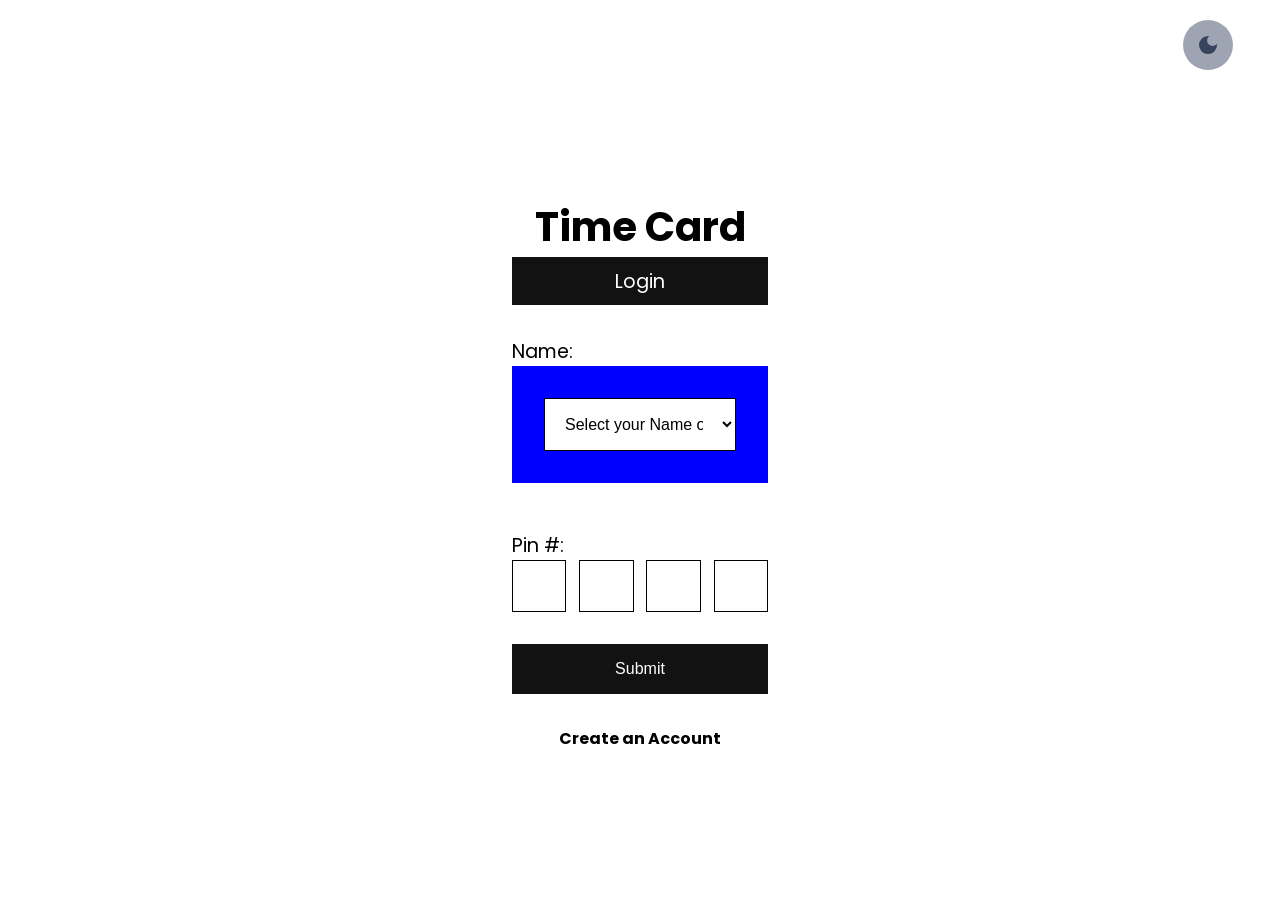
<file: index.html>
<!DOCTYPE html>
<html lang="en">
<head>
    <meta charset="UTF-8">
    <meta name="viewport" content="width=device-width, initial-scale=1.0">
    <title>Time Card</title>

    <link rel="stylesheet" href="./login.css">
</head>
<body>

     <!-- FONTS -->
     <link rel="preconnect" href="https://fonts.googleapis.com">
     <link rel="preconnect" href="https://fonts.gstatic.com" crossorigin>
     <link href="https://fonts.googleapis.com/css2?family=Poppins:ital,wght@0,100;0,200;0,300;0,400;0,500;0,600;0,700;0,800;0,900;1,100;1,200;1,300;1,400;1,500;1,600;1,700;1,800;1,900&display=swap" rel="stylesheet">


    <!-- Navbar -->
    <nav id="main_nav">
        <button id="theme_switch">
            <!-- Nite Icon -->
            <svg xmlns="http://www.w3.org/2000/svg" height="24px" viewBox="0 -960 960 960" width="24px" fill="#e8eaed"><path d="M480-120q-150 0-255-105T120-480q0-150 105-255t255-105q14 0 27.5 1t26.5 3q-41 29-65.5 75.5T444-660q0 90 63 153t153 63q55 0 101-24.5t75-65.5q2 13 3 26.5t1 27.5q0 150-105 255T480-120Z"/></svg>
            <!-- Day Icon -->
            <svg xmlns="http://www.w3.org/2000/svg" height="24px" viewBox="0 -960 960 960" width="24px" fill="#e8eaed"><path d="M480-280q-83 0-141.5-58.5T280-480q0-83 58.5-141.5T480-680q83 0 141.5 58.5T680-480q0 83-58.5 141.5T480-280ZM200-440H40v-80h160v80Zm720 0H760v-80h160v80ZM440-760v-160h80v160h-80Zm0 720v-160h80v160h-80ZM256-650l-101-97 57-59 96 100-52 56Zm492 496-97-101 53-55 101 97-57 59Zm-98-550 97-101 59 57-100 96-56-52ZM154-212l101-97 55 53-97 101-59-57Z"/></svg>
        </button>
    </nav>

    <!-- Main Page -->
    <main class="container">
        
        <div class="header_div">
            <!-- App Title -->
            <p class="header">Time Card</p>

            <!-- App State -->
            <p class="state">Login</p>
        </div>

        <!-- Login Inputs -->
         <form action="#">

            <!-- Name -->
            <div class="input_div">
                <label for="name">Name:</label>
                <!-- <input type="text" id="name"/> -->
                <!-- The Name will be read from the DB -->
                 <!-- On a dropdown -->
                <div class="dropdown">
                    <select id="dropdown_btn" class=".dropdown_btn">
                        <!-- <div class="name_list" id="name_list"> -->
                            <option value="#">Select your Name or Register:</option>
                            <option value="#">Lastname, Firstname</option>
                            <option value="#">Lastname, Firstname</option>
                            <option value="#">Lastname, Firstname</option>
                            <option value="#">Lastname, Firstname</option>
                            <option value="#">Lastname, Firstname</option>
                        <!-- The Arrow -->
                        <img src="./img/down-arrow.png" alt="arrow">
                    </select>
                </div>
            </div>

            <!-- Pin # -->
             <div class="input_div">
                <label for="pin_num">Pin #:</label>
                <div class="pin_field">
                    <input type="text" class="pin_put" maxlength="4">
                    <input type="text" class="pin_put" maxlength="1">
                    <input type="text" class="pin_put" maxlength="1">
                    <input type="text" class="pin_put" maxlength="1">
                </div>
             </div>

            

         </form>

         <!-- Submit Button -->
         <button class="submit">Submit</button>

         <!-- Create Account -->
          <a href="./create_acct.html" class="create_acct">Create an Account</a>

    </main>
    
</body>

    <!-- DARKMODE JS -->
    <script src="darkmode.js"></script>

    <!-- DROPDOWN JS -->
     <script src="names_drop.js"></script>
</html>
</file>
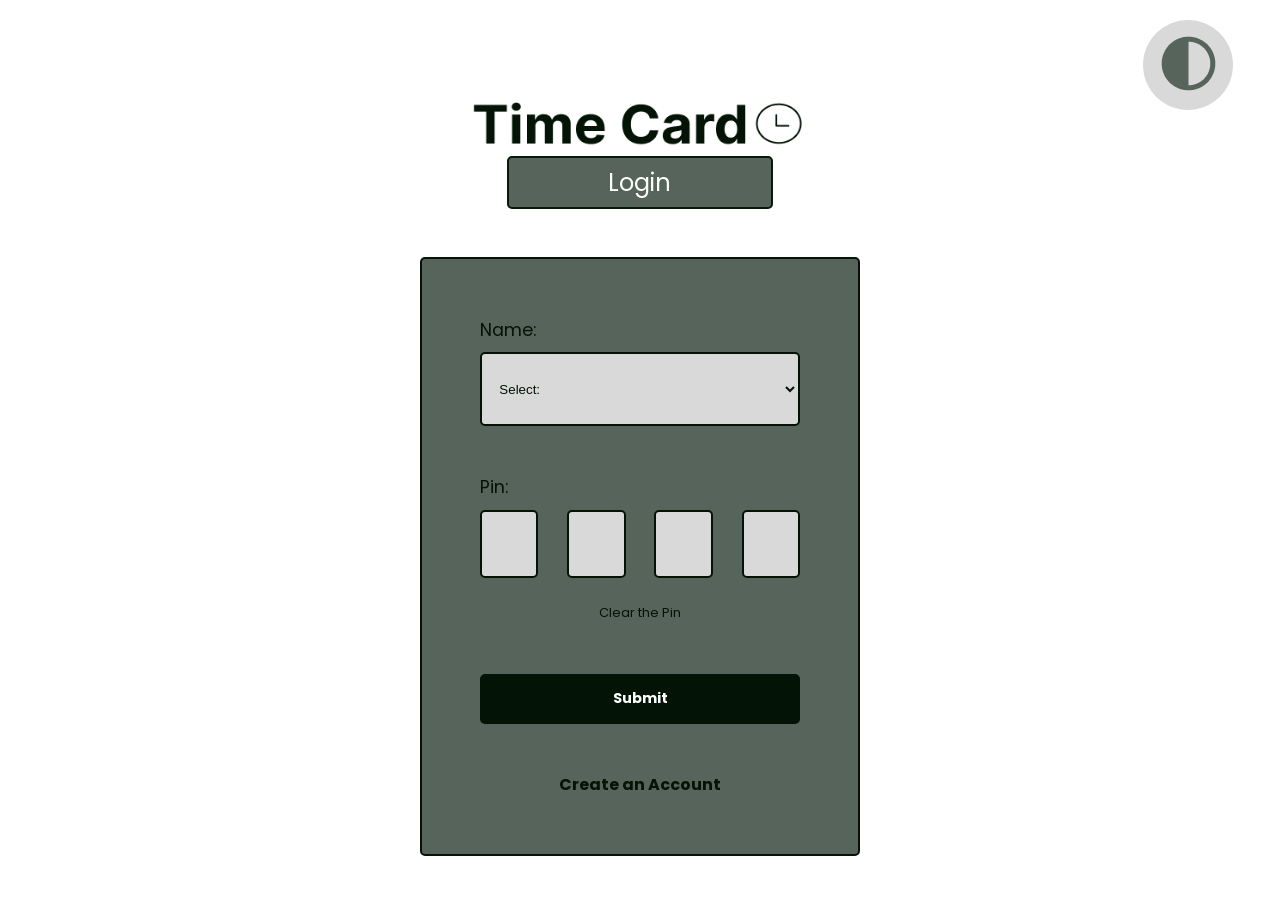
<file: html/index.html>
<!DOCTYPE html>
<html lang="en">
<head>
    <meta charset="UTF-8">
    <meta name="viewport" content="width=device-width, initial-scale=1.0">
    <title>Time Card</title>

    <!-- CSS -->
     <link rel="stylesheet" href="../css/style.css">
</head>
<body>

    <!-- Page Content -->
     <div class="container">

        <!-- Navbar -->
         <!-- Fixed to the top right corner -->
        <nav class="main_nav">
            <button id="theme_switch">
                <!-- Day/Nite -->
                <div class="day_nite_logos">
                    <img src="../img/day-nite/litemode_circle.png" alt="day-nite">
                    <img src="../img/day-nite/darkmode_circle.png" alt="day-nite">
                </div>
                <!-- <p>Day/Nite</p> -->
            </button>
        </nav>
        
        <!-- Header -->
         <div class="header_div">
            <!-- App Title -->

            <!-- Day/Nite Logos -->
             <div class="header_logos">
                <img src="../img/time-card-logos/Litemode.png" class="time_card_logo" id="time_card_top">
                <img src="../img/time-card-logos/Darkmode.png" class="time_card_logo" id="time_card_bottom">
             </div>

             <!-- App State -->
             <p class="app_state">Login</p>

         </div>

         <!-- Form -->
         <form id="login_form">

            <!-- Name -->
             <div class="input_div">
                <label for="name">Name:</label>
                <!-- Input Below -->
                 <div class="dropdown">
                    <select id="dropdown_btn" class="dropdown_btn">
                        <!-- The Names logged into the database from here -->
                        <option value="#">Select:</option>
                        <!-- EACH Value WILL BE READ FROM THE DB -->
                        <option value="Lastname, One">Lastname, Onename</option>
                        <option value="Lastname, Two">Lastname, Twoname</option>
                        <option value="Lastname, Three">Lastname, Threename</option>
                        <option value="Lastname, Four">Lastname, Fourname</option>
                        <option value="Lastname, Five">Lastname, Fivename</option>
                    </select>
                 </div>
             </div>

              <!-- Pin # -->
              <div class="input_div">
                <label for="pin_num">Pin:</label>
                <div class="pin_field" id="pin_field">
                    <input type="password" class="pin_put" maxlength="1">
                    <input type="password" class="pin_put" maxlength="1">
                    <input type="password" class="pin_put" maxlength="1">
                    <input type="password" class="pin_put" maxlength="1">
                </div>
                    <!-- Reset Pins Button -->
                     <button class="reset_button" id="reset_button">Clear the Pin</button>
              </div>

               <!-- Submit Button -->
               <button class="submit" id="submit_login">Submit</button>

               <!-- Create Account -->
               <a href="../html/create_acct.html" class="create_acct">Create an Account</a>
         </form>
     </div>
    
</body>

<!-- DARKMODE -->
<script src="../js/darkmode.js"></script>

</html>
</file>
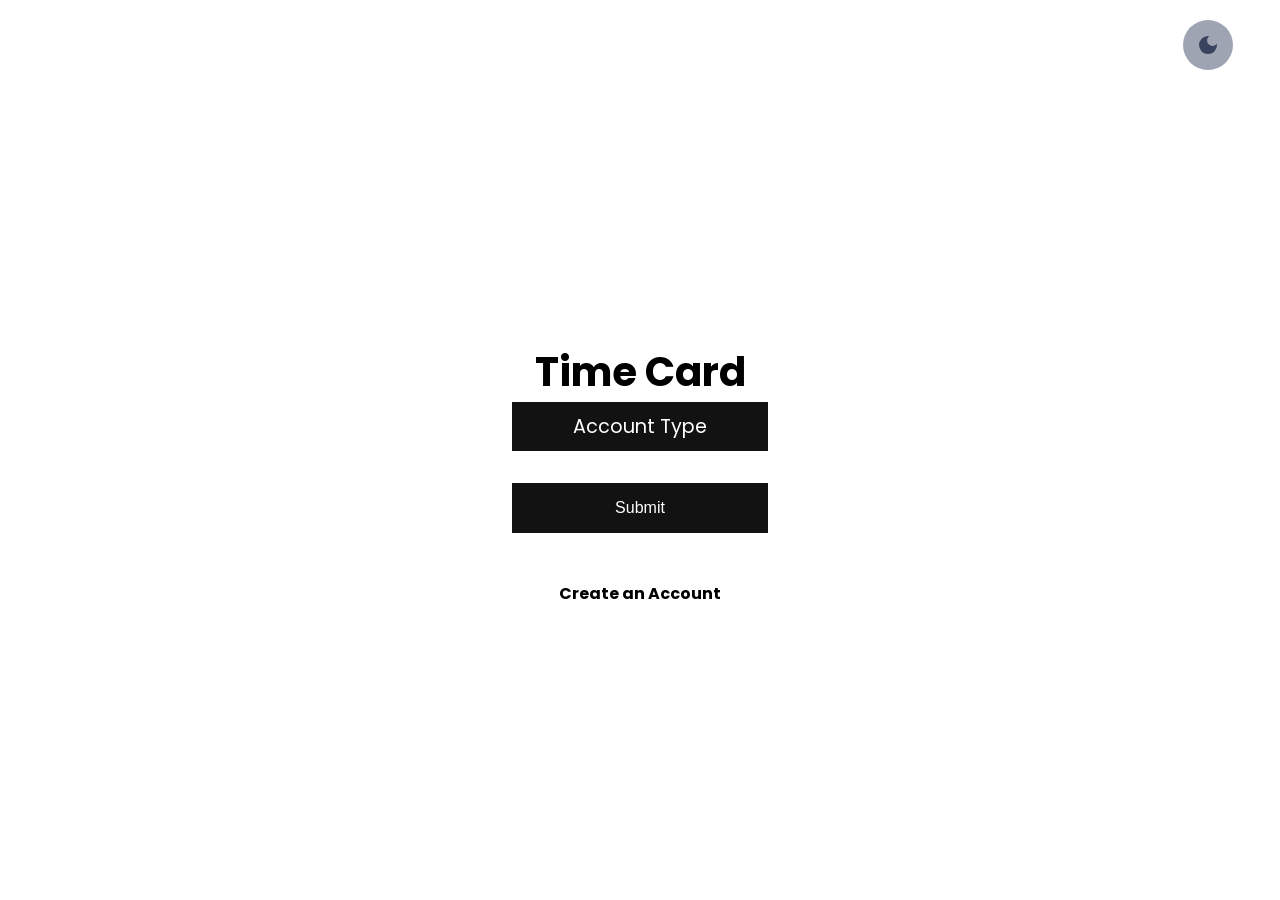
<file: acct_type.html>
<!DOCTYPE html>
<html lang="en">
<head>
    <meta charset="UTF-8">
    <meta name="viewport" content="width=device-width, initial-scale=1.0">
    <title>Time Card</title>

    <link rel="stylesheet" href="./login.css">
</head>
<body>

     <!-- FONTS -->
     <link rel="preconnect" href="https://fonts.googleapis.com">
     <link rel="preconnect" href="https://fonts.gstatic.com" crossorigin>
     <link href="https://fonts.googleapis.com/css2?family=Poppins:ital,wght@0,100;0,200;0,300;0,400;0,500;0,600;0,700;0,800;0,900;1,100;1,200;1,300;1,400;1,500;1,600;1,700;1,800;1,900&display=swap" rel="stylesheet">


    <!-- Navbar -->
    <nav id="main_nav">
        <button id="theme_switch">
            <!-- Nite Icon -->
            <svg xmlns="http://www.w3.org/2000/svg" height="24px" viewBox="0 -960 960 960" width="24px" fill="#e8eaed"><path d="M480-120q-150 0-255-105T120-480q0-150 105-255t255-105q14 0 27.5 1t26.5 3q-41 29-65.5 75.5T444-660q0 90 63 153t153 63q55 0 101-24.5t75-65.5q2 13 3 26.5t1 27.5q0 150-105 255T480-120Z"/></svg>
            <!-- Day Icon -->
            <svg xmlns="http://www.w3.org/2000/svg" height="24px" viewBox="0 -960 960 960" width="24px" fill="#e8eaed"><path d="M480-280q-83 0-141.5-58.5T280-480q0-83 58.5-141.5T480-680q83 0 141.5 58.5T680-480q0 83-58.5 141.5T480-280ZM200-440H40v-80h160v80Zm720 0H760v-80h160v80ZM440-760v-160h80v160h-80Zm0 720v-160h80v160h-80ZM256-650l-101-97 57-59 96 100-52 56Zm492 496-97-101 53-55 101 97-57 59Zm-98-550 97-101 59 57-100 96-56-52ZM154-212l101-97 55 53-97 101-59-57Z"/></svg>
        </button>
    </nav>

    <!-- Main Page -->
    <main class="container">
        
        <div class="header_div">
            <!-- App Title -->
            <p class="header">Time Card</p>

            <!-- App State -->
            <p class="state">Account Type</p>
        </div>

        <!-- Login Inputs -->
         <form action="#">

            <!-- Employer -->


            <!-- Employee -->

            <!-- Submit Button -->
             <button class="submit">Submit</button>

            <!-- Create Account -->
             <a href="./create_acct.html" class="create_acct">Create an Account</a>

         </form>

    </main>
    
</body>

    <!-- DARKMODE JS -->
    <script src="darkmode.js"></script>
</html>
</file>
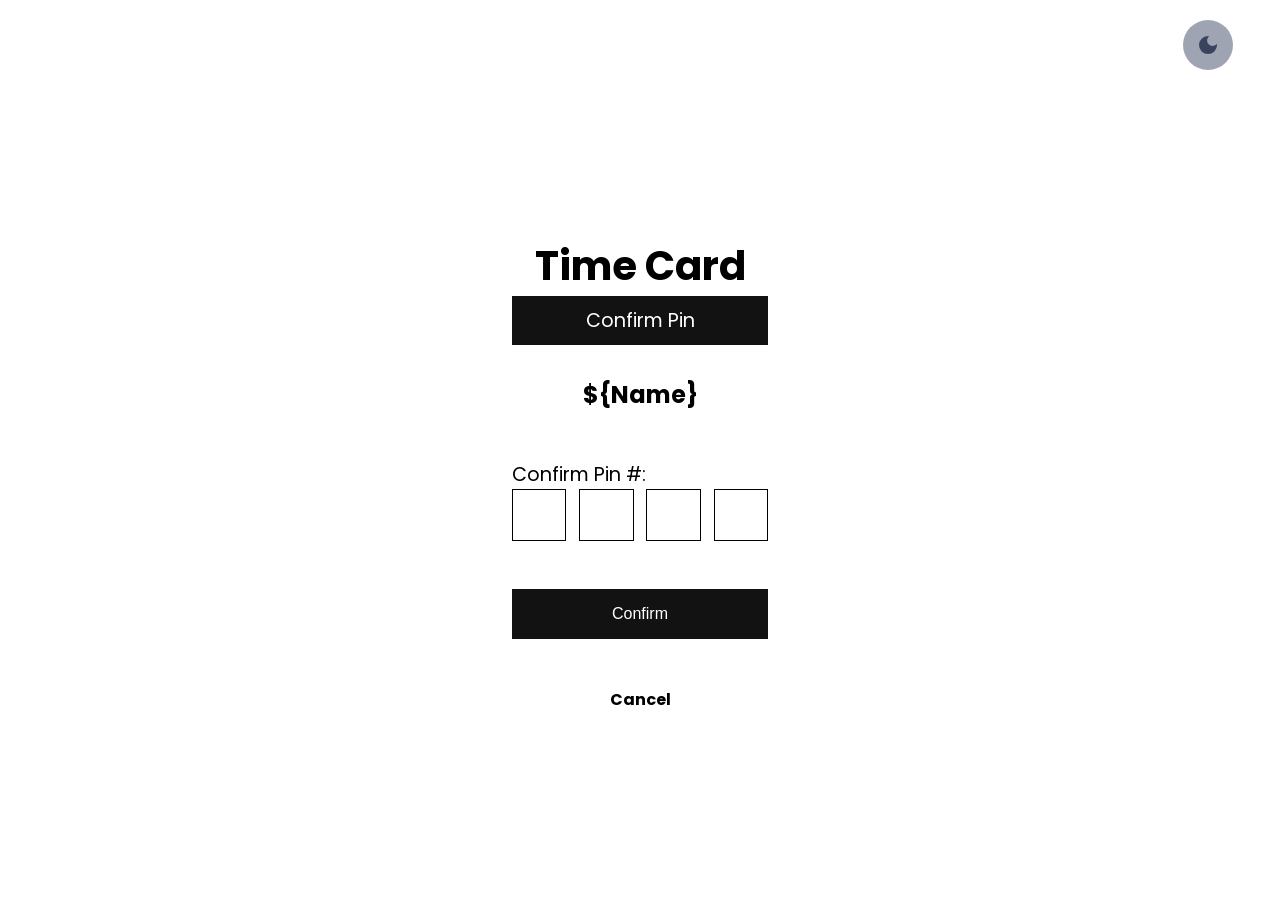
<file: confirm_pin.html>
<!DOCTYPE html>
<html lang="en">
<head>
    <meta charset="UTF-8">
    <meta name="viewport" content="width=device-width, initial-scale=1.0">
    <title>Time Card</title>

    <link rel="stylesheet" href="./login.css">
</head>
<body>

     <!-- FONTS -->
     <link rel="preconnect" href="https://fonts.googleapis.com">
     <link rel="preconnect" href="https://fonts.gstatic.com" crossorigin>
     <link href="https://fonts.googleapis.com/css2?family=Poppins:ital,wght@0,100;0,200;0,300;0,400;0,500;0,600;0,700;0,800;0,900;1,100;1,200;1,300;1,400;1,500;1,600;1,700;1,800;1,900&display=swap" rel="stylesheet">


    <!-- Navbar -->
    <nav id="main_nav">
        <button id="theme_switch">
            <!-- Nite Icon -->
            <svg xmlns="http://www.w3.org/2000/svg" height="24px" viewBox="0 -960 960 960" width="24px" fill="#e8eaed"><path d="M480-120q-150 0-255-105T120-480q0-150 105-255t255-105q14 0 27.5 1t26.5 3q-41 29-65.5 75.5T444-660q0 90 63 153t153 63q55 0 101-24.5t75-65.5q2 13 3 26.5t1 27.5q0 150-105 255T480-120Z"/></svg>
            <!-- Day Icon -->
            <svg xmlns="http://www.w3.org/2000/svg" height="24px" viewBox="0 -960 960 960" width="24px" fill="#e8eaed"><path d="M480-280q-83 0-141.5-58.5T280-480q0-83 58.5-141.5T480-680q83 0 141.5 58.5T680-480q0 83-58.5 141.5T480-280ZM200-440H40v-80h160v80Zm720 0H760v-80h160v80ZM440-760v-160h80v160h-80Zm0 720v-160h80v160h-80ZM256-650l-101-97 57-59 96 100-52 56Zm492 496-97-101 53-55 101 97-57 59Zm-98-550 97-101 59 57-100 96-56-52ZM154-212l101-97 55 53-97 101-59-57Z"/></svg>
        </button>
    </nav>

    <!-- Main Page -->
    <main class="container">
        
        <div class="header_div">
            <!-- App Title -->
            <p class="header">Time Card</p>

            <!-- App State -->
            <p class="state">Confirm Pin</p>
        </div>

        <!-- Login Inputs -->
         <form action="#">

            <!-- Name -->
            <div class="input_div">
                <p id="your_name">${Name}</p>
                <!-- <p class="register_name">Confirm Your Pin #</p> -->
            </div>

            <!-- Pin # -->
             <div class="input_div">
                <label for="pin_num">Confirm Pin #:</label>
                <div class="pin_field">
                    <input type="text" class="pin_put" maxlength="1">
                    <input type="text" class="pin_put" maxlength="1">
                    <input type="text" class="pin_put" maxlength="1">
                    <input type="text" class="pin_put" maxlength="1">
                </div>
             </div>

            <!-- Submit Button -->
             <button class="submit">
                <a href="#">Confirm</a>
             </button>

            <!-- Create Account -->
             <a href="./index.html" class="create_acct">Cancel</a>

         </form>

    </main>
    
</body>

    <!-- DARKMODE JS -->
    <script src="darkmode.js"></script>
</html>
</file>
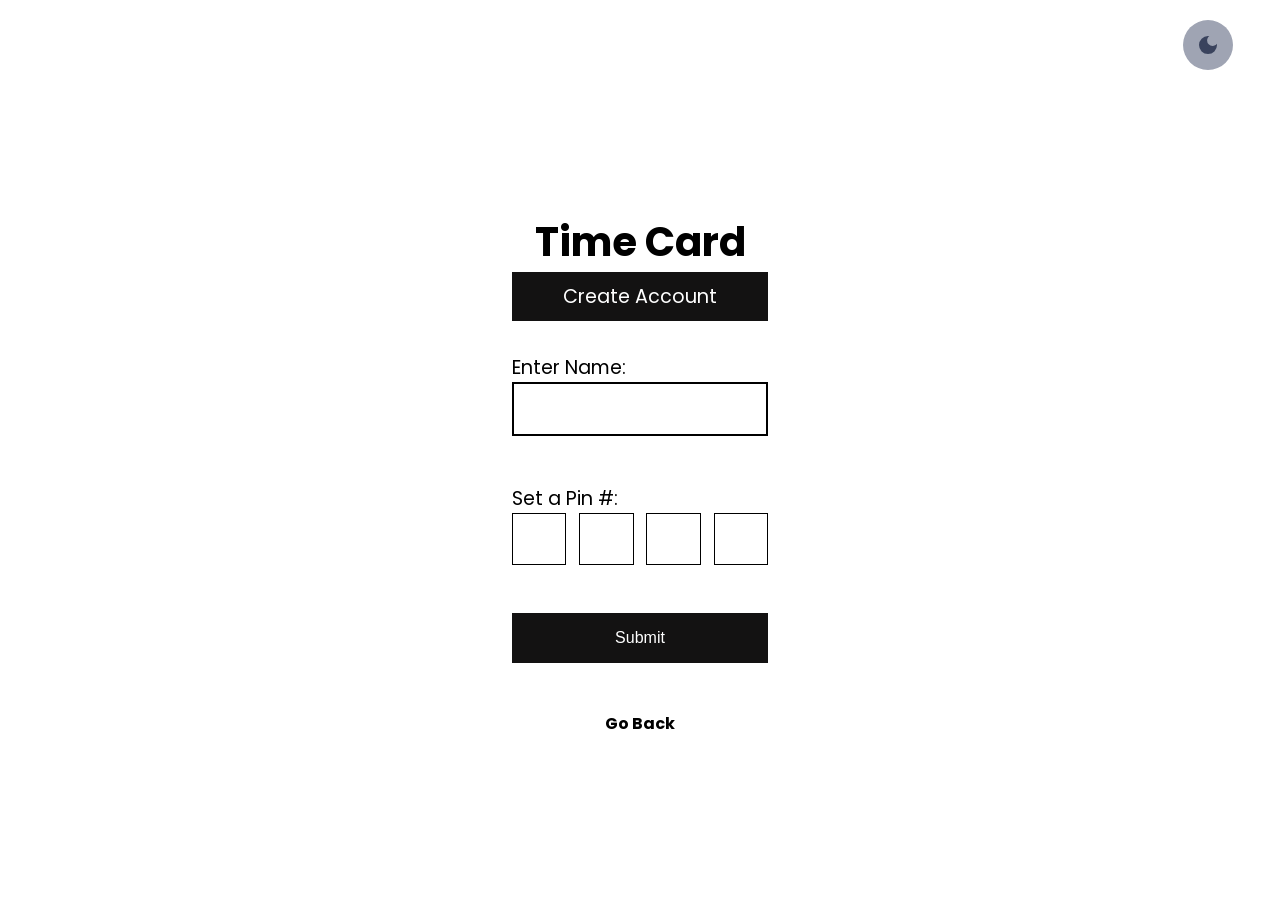
<file: create_acct.html>
<!DOCTYPE html>
<html lang="en">
<head>
    <meta charset="UTF-8">
    <meta name="viewport" content="width=device-width, initial-scale=1.0">
    <title>Time Card</title>

    <link rel="stylesheet" href="./login.css">
</head>
<body>

     <!-- FONTS -->
     <link rel="preconnect" href="https://fonts.googleapis.com">
     <link rel="preconnect" href="https://fonts.gstatic.com" crossorigin>
     <link href="https://fonts.googleapis.com/css2?family=Poppins:ital,wght@0,100;0,200;0,300;0,400;0,500;0,600;0,700;0,800;0,900;1,100;1,200;1,300;1,400;1,500;1,600;1,700;1,800;1,900&display=swap" rel="stylesheet">

    <!-- Navbar -->
    <nav id="main_nav">
        <button id="theme_switch">
            <!-- Nite Icon -->
            <svg xmlns="http://www.w3.org/2000/svg" height="24px" viewBox="0 -960 960 960" width="24px" fill="#e8eaed"><path d="M480-120q-150 0-255-105T120-480q0-150 105-255t255-105q14 0 27.5 1t26.5 3q-41 29-65.5 75.5T444-660q0 90 63 153t153 63q55 0 101-24.5t75-65.5q2 13 3 26.5t1 27.5q0 150-105 255T480-120Z"/></svg>
            <!-- Day Icon -->
            <svg xmlns="http://www.w3.org/2000/svg" height="24px" viewBox="0 -960 960 960" width="24px" fill="#e8eaed"><path d="M480-280q-83 0-141.5-58.5T280-480q0-83 58.5-141.5T480-680q83 0 141.5 58.5T680-480q0 83-58.5 141.5T480-280ZM200-440H40v-80h160v80Zm720 0H760v-80h160v80ZM440-760v-160h80v160h-80Zm0 720v-160h80v160h-80ZM256-650l-101-97 57-59 96 100-52 56Zm492 496-97-101 53-55 101 97-57 59Zm-98-550 97-101 59 57-100 96-56-52ZM154-212l101-97 55 53-97 101-59-57Z"/></svg>
        </button>
    </nav>

    <!-- Main Page -->
    <main class="container">

        <div class="header_div">
            <!-- App Title -->
            <p class="header">Time Card</p>

            <!-- App State -->
            <p class="state">Create Account</p>
        </div>


            <form action="#">

                <!-- Name -->
                <div class="input_div">
                    <label for="name">Enter Name:</label>
                    <input type="text" id="name"/>
                </div>

                <!-- Pin # -->
                <div class="input_div">
                    <label for="pin_num">Set a Pin #:</label>
                    <div class="pin_field">
                        <input type="text" class="pin_put" maxlength="1">
                        <input type="text" class="pin_put" maxlength="1">
                        <input type="text" class="pin_put" maxlength="1">
                        <input type="text" class="pin_put" maxlength="1">
                    </div>
                </div>

                <!-- Confirm Pin # -->
                <!-- <div class="input_div">
                    <label for="pin_num">Confirm Pin #:</label>
                    <div class="pin_field">
                        <input type="text" class="pin_put" maxlength="1">
                        <input type="text" class="pin_put" maxlength="1">
                        <input type="text" class="pin_put" maxlength="1">
                        <input type="text" class="pin_put" maxlength="1">
                    </div>
                </div> -->

                 <!-- Submit Button -->
                <button class="submit">Submit</button>

                <!-- Back Link -->
                <a href="./index.html" class="create_acct">Go Back</a>
            </form>
    </main>
    
</body>

    <!-- DARKMODE JS -->
    <script src="darkmode.js"></script>
</html>
</file>
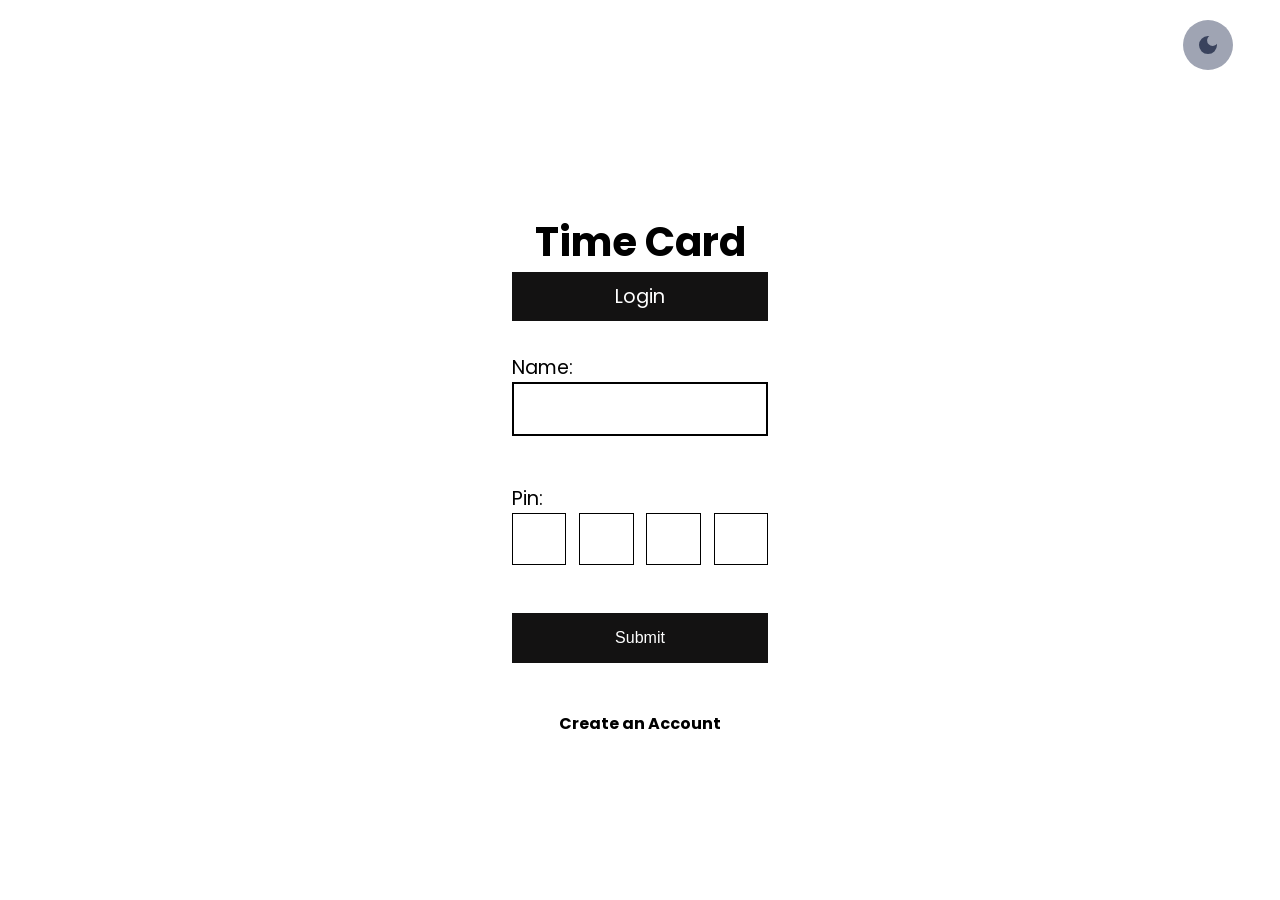
<file: login.html>
<!DOCTYPE html>
<html lang="en">
<head>
    <meta charset="UTF-8">
    <meta name="viewport" content="width=device-width, initial-scale=1.0">
    <title>Time Card</title>

    <link rel="stylesheet" href="./login.css">
</head>
<body>

     <!-- FONTS -->
     <link rel="preconnect" href="https://fonts.googleapis.com">
     <link rel="preconnect" href="https://fonts.gstatic.com" crossorigin>
     <link href="https://fonts.googleapis.com/css2?family=Poppins:ital,wght@0,100;0,200;0,300;0,400;0,500;0,600;0,700;0,800;0,900;1,100;1,200;1,300;1,400;1,500;1,600;1,700;1,800;1,900&display=swap" rel="stylesheet">


    <!-- Navbar -->
    <nav id="main_nav">
        <button id="theme_switch">
            <!-- Nite Icon -->
            <svg xmlns="http://www.w3.org/2000/svg" height="24px" viewBox="0 -960 960 960" width="24px" fill="#e8eaed"><path d="M480-120q-150 0-255-105T120-480q0-150 105-255t255-105q14 0 27.5 1t26.5 3q-41 29-65.5 75.5T444-660q0 90 63 153t153 63q55 0 101-24.5t75-65.5q2 13 3 26.5t1 27.5q0 150-105 255T480-120Z"/></svg>
            <!-- Day Icon -->
            <svg xmlns="http://www.w3.org/2000/svg" height="24px" viewBox="0 -960 960 960" width="24px" fill="#e8eaed"><path d="M480-280q-83 0-141.5-58.5T280-480q0-83 58.5-141.5T480-680q83 0 141.5 58.5T680-480q0 83-58.5 141.5T480-280ZM200-440H40v-80h160v80Zm720 0H760v-80h160v80ZM440-760v-160h80v160h-80Zm0 720v-160h80v160h-80ZM256-650l-101-97 57-59 96 100-52 56Zm492 496-97-101 53-55 101 97-57 59Zm-98-550 97-101 59 57-100 96-56-52ZM154-212l101-97 55 53-97 101-59-57Z"/></svg>
        </button>
    </nav>

    <!-- Main Page -->
    <main class="container">
        
        <div class="header_div">
            <!-- App Title -->
            <p class="header">Time Card</p>

            <!-- App State -->
            <p class="state">Login</p>
        </div>

        <!-- Login Inputs -->
         <form action="#">

            <!-- Name -->
            <div class="input_div">
                <label for="name">Name:</label>
                <input type="text" id="name"/>
            </div>

            <!-- Pin # -->
             <div class="input_div">
                <label for="pin_num">Pin:</label>
                <div class="pin_field">
                    <input type="text" class="pin_put" maxlength="1">
                    <input type="text" class="pin_put" maxlength="1">
                    <input type="text" class="pin_put" maxlength="1">
                    <input type="text" class="pin_put" maxlength="1">
                </div>
             </div>

            <!-- Submit Button -->
             <button class="submit">Submit</button>

            <!-- Create Account -->
             <a href="./create_acct.html" class="create_acct">Create an Account</a>

         </form>

    </main>
    
</body>

    <!-- DARKMODE JS -->
    <script src="darkmode.js"></script>
</html>
</file>
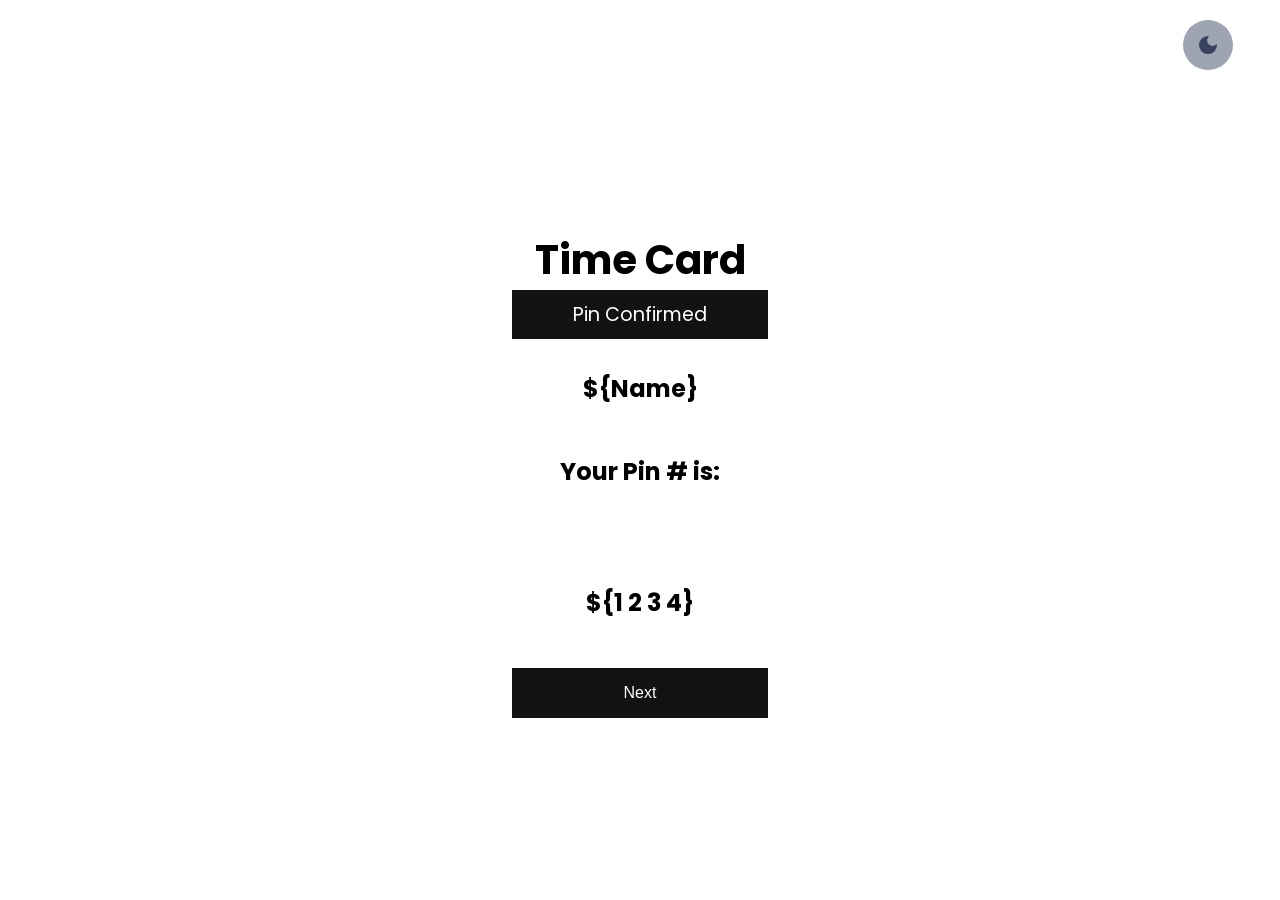
<file: pin_confirmed.html>
<!DOCTYPE html>
<html lang="en">
<head>
    <meta charset="UTF-8">
    <meta name="viewport" content="width=device-width, initial-scale=1.0">
    <title>Time Card</title>

    <link rel="stylesheet" href="./login.css">
</head>
<body>

     <!-- FONTS -->
     <link rel="preconnect" href="https://fonts.googleapis.com">
     <link rel="preconnect" href="https://fonts.gstatic.com" crossorigin>
     <link href="https://fonts.googleapis.com/css2?family=Poppins:ital,wght@0,100;0,200;0,300;0,400;0,500;0,600;0,700;0,800;0,900;1,100;1,200;1,300;1,400;1,500;1,600;1,700;1,800;1,900&display=swap" rel="stylesheet">


    <!-- Navbar -->
    <nav id="main_nav">
        <button id="theme_switch">
            <!-- Nite Icon -->
            <svg xmlns="http://www.w3.org/2000/svg" height="24px" viewBox="0 -960 960 960" width="24px" fill="#e8eaed"><path d="M480-120q-150 0-255-105T120-480q0-150 105-255t255-105q14 0 27.5 1t26.5 3q-41 29-65.5 75.5T444-660q0 90 63 153t153 63q55 0 101-24.5t75-65.5q2 13 3 26.5t1 27.5q0 150-105 255T480-120Z"/></svg>
            <!-- Day Icon -->
            <svg xmlns="http://www.w3.org/2000/svg" height="24px" viewBox="0 -960 960 960" width="24px" fill="#e8eaed"><path d="M480-280q-83 0-141.5-58.5T280-480q0-83 58.5-141.5T480-680q83 0 141.5 58.5T680-480q0 83-58.5 141.5T480-280ZM200-440H40v-80h160v80Zm720 0H760v-80h160v80ZM440-760v-160h80v160h-80Zm0 720v-160h80v160h-80ZM256-650l-101-97 57-59 96 100-52 56Zm492 496-97-101 53-55 101 97-57 59Zm-98-550 97-101 59 57-100 96-56-52ZM154-212l101-97 55 53-97 101-59-57Z"/></svg>
        </button>
    </nav>

    <!-- Main Page -->
    <main class="container">
        
        <div class="header_div">
            <!-- App Title -->
            <p class="header">Time Card</p>

            <!-- App State -->
            <p class="state">Pin Confirmed</p>
        </div>

        <!-- Login Inputs -->
         <form action="#">

            <div class="input_div">
                <p class="name_and_pin">${Name}</p>
            </div>

            <!-- Your Pin -->
             <div class="pin_div">
                <p>Your Pin # is:</p>
                <p id="pin_displayed">${1 2 3 4}</p>
             </div>
             

            <!-- Submit Button -->
             <button class="submit">
                <a href="./acct_type.html">Next</a>
             </button>

            <!-- Create Account -->
             <!-- <a href="./create_acct.html" class="create_acct">Create an Account</a> -->

         </form>

    </main>
    
</body>

    <!-- DARKMODE JS -->
    <script src="darkmode.js"></script>
</html>
</file>
<file: login.css>
/* CSS Variables */

/* The ROOT (for Day Mode) */
:root {
    --base-color: white;
    --text-color: black;
    --button-color: #181717;
    --button-words: white;
    --primary-color: #3a435d;
    --theme-switch-backgrd: #9fa4b3;
    --button-two: #131212;
}

/* Darkmode (for Nite Mode) */
.darkmode {
    --base-color: #1E1E1E;
    --text-color: white;
    --button-color: #181717;
    /* --button-color: #393636; */
    --button-words: white;
    --primary-color: #3a435d; 
    --theme-switch-backgrd: #15171d;
    --button-two: #131212;
    /* --button-two: #393636; */
}

/* ********** */
/* ********** */
/* Whole Page */
/* ********** */
/* ********** */
* {
    margin: 0;
    padding: 0;
}

/* Body */
body {
    min-height: 100vh;
    background-color: var(--base-color);
    color: var(--text-color);
    display: flex;
    justify-content: center;
    align-items: center;
    flex-direction: column;
}

/* ************** */
/* ************** */
/* *** Desktop ** */
/* ************** */
/* ************** */
@media screen and (min-width: 1200px) {

    /* Nav */
    #main_nav {
        /* background-color: blue; */
        width: 100%;
        display: flex;
        justify-content: right;
    }

    #theme_switch {
        margin: 0 2em 0 2em;
        display: flex;
        justify-content: center;
        align-items: center;
        height: 50px;
        width: 50px;
        padding: 0;
        border-radius: 50%;
        border: none;
        background-color: var(--theme-switch-backgrd);
        /* Sets the Theme Switch button to top right corner */
        position: fixed;
        top: 20px;
        right: 20px;
        cursor: pointer;
    }

    /* NOW set the order of the SVG */
    #theme_switch svg {
        fill: var(--primary-color);
    }

    /* Hide the SVG last child(day mode) */
    #theme_switch svg:last-child {
        display: none;
    }

    /* Invert this for (nite mode) */
    .darkmode #theme_switch svg:first-child {
        display: none;
    }

    /* Make Last child visible in (nitemode) */
    .darkmode #theme_switch svg:last-child {
        display: block;
    }

    /* ********* */
    /* MAIN PAGE */
    /* ********* */
    .container {
        /* background-color: blue; */
        font-family: Poppins;
        width: 20%;
        display: flex;
        flex-direction: column;
        gap: 2em;
        margin-top: 3em;
    }

    /* Header */
    .header {
        color: var(--text-color);
        font-weight: bold;
        font-size: 2.5rem;
        text-align: center;
    }

    /* App State */
    .state {
        /* background-color: var(--text-color); */
        background-color: var(--button-two);
        /* Make text match the base */
        color: var(--button-words);
        /* text-align: center; */
        display: flex;
        justify-content: center;
        padding: .5em;
        font-size: 1.2rem;
    }

    /* Form */
    form {
        display: flex;
        flex-direction: column;
        gap: 3em;
        /* margin: 2em 0 0 0; */
        /* background-color: blue; */
    }

    /* Your Pin */
    .pin_div {
        display: flex;
        flex-direction: column;
        align-items: center;
        font-size: 1.5rem;
        font-weight: bold;
        gap: 4em;
    }

    /* The Labels */
    label {
        font-size: 1.2rem;
    }

    /* Input Divs */
    .input_div {
        display: flex;
        flex-direction: column;
        /* align-items: center; */
    }

     /* NAME LOGIN LIST */

    /* Dropdown */
    .dropdown {
        position: relative;
        display: inline-block;
        /* Border and Padding HERE */
        padding: 2em;
        background-color: blue;
    }

    /* Dropdown Button (The Select) */
    #dropdown_btn {
        background-color: var(--base-color);
        /* background-color: blue; */
        color: var(--text-color);
        padding: 1em;
        width: 100%;
        /* padding: 16px; */
        font-size: 16px;
        border: 1px solid var(--text-color);
        cursor: pointer;
        display: flex;
        justify-content: right;
    }
    

    /* Down Arrow */
    img {
        width: 15px;
        height: 10px;
    }

    /* Name List */
    .name_list {
        display: none;
        position: absolute;
        background-color: var(--primary-color);
        min-width: 160px;
        /* box-shadow: 0px 8px 16px 0px rgba(0,0,0,0.2); */
        z-index: 1;
        color: var(--button-words);
    }

    .name_list.show {
        display: block;
    }

    .name_and_pin {
        font-size: 1.5rem;
        font-weight: bold;
        text-align: center;
    }

     /* Registered Name */
     #your_name {
        font-size: 1.5rem;
        font-weight: bold;
        text-align: center;
    }

    .register_name {
        font-size: 1.5rem;
    }

    /* The Inputs */
    #name {
        background-color: var(--base-color);
        border: var(--text-color) 2px solid;
        padding: 1em;
        color: var(--text-color);
        font-size: 1rem;
        text-align: center;
    }

    /* All 4 Pin fields */
    .pin_field {
        /* display: grid;
        grid-template-columns: repeat(4, 1fr); 4 columns, equal width */
        display: flex;
        gap: 1vw;
        width: 100%;
    }

    /* Each Pin field */
    .pin_put {
        background-color: var(--base-color);
        /* background-color: blue; */
        border: var(--text-color) 1px solid;
        padding: 1em;
        /* padding-bottom: 100%; */
        position: relative;
        width: 30px;
        /* New Percentage width */
        width: 10%;
        color: var(--text-color);
        font-size: 1rem;
        text-align: center;
    }

    /* Remove focus on Input */
    input:focus {
        outline: none;
    }

    /* Login Button */
    .submit {
        /* background-color: var(--text-color); */
        background-color: var(--button-two);
        color: var(--button-words);
        border: none;
        padding: 1em 4em;
        font-size: 1rem;
        cursor: pointer;
    }

    a {
        color: var(--button-words);
        text-decoration: none;
    }

    /* Create an Account */
    .create_acct {
        text-align: center;
        color: var(--text-color);
        font-weight: bold;
    }
}
/* ************* */
/* MOBILE PHONES */
/* ************* */


/* Portrait */
@media screen and (orientation: portrait) {
    
    /* Nav */
    #main_nav {
        width: 100%;
        display: flex;
        justify-content: right;
    }

    #theme_switch {
        margin: 0 1em 0 1em;
        display: flex;
        justify-content: center;
        align-items: center;
        height: 50px;
        width: 50px;
        padding: 0;
        border-radius: 50%;
        border: none;
        background-color: var(--theme-switch-backgrd);
        /* Sets the Theme Switch button to top right corner */
        position: fixed;
        top: 20px;
        right: 20px;
        cursor: pointer;
    }

    /* NOW set the order of the SVG */
    #theme_switch svg {
        fill: var(--primary-color);
    }

    /* Hide the SVG last child(day mode) */
    #theme_switch svg:last-child {
        display: none;
    }

    /* Invert this for (nite mode) */
    .darkmode #theme_switch svg:first-child {
        display: none;
    }

    /* Make Last child visible in (nitemode) */
    .darkmode #theme_switch svg:last-child {
        display: block;
    }

    /* ********* */
    /* MAIN PAGE */
    /* ********* */
    .container {
        /* background-color: blue; */
        font-family: Poppins;
        width: 60%;
        display: flex;
        flex-direction: column;
        gap: 2em;
        margin-top: 3em;
        
    }

    /* Header */
    .header {
        color: var(--text-color);
        font-weight: bold;
        font-size: 2rem;
        text-align: center;
    }

    /* App State */
    .state {
        background-color: var(--text-color);
        background-color: var(--button-two);
        /* Make text match the base */
        color: var(--button-words);
        /* text-align: center; */
        display: flex;
        justify-content: center;
        padding: .5em;
        font-size: 1.2rem;
    }

    /* Form */
    form {
        display: flex;
        flex-direction: column;
        gap: 4em;
        /* margin: 2em 0 0 0; */
    } 

    /* NAME LOGIN LIST */

    /* Dropdown */
    .dropdown {
        position: relative;
        display: inline-block;
         /* Border and Padding HERE */
         border: 1px solid var(--text-color);
    }

    /* Dropdown Button (The Select) */
    #dropdown_btn {
        /* background-color: #3498DB; */
        background-color: var(--base-color);
        /* border: 1px solid var(--text-color);  */
        border: none;
        color: var(--text-color);
        padding: 1em;
        width: 100%;
        /* padding: 16px; */
        font-size: 12px;
        cursor: pointer;
    }

     /* Your Pin */
     .pin_div {
        display: flex;
        flex-direction: column;
        align-items: center;
        font-size: 1.5rem;
        font-weight: bold;
        /* gap: 7em; */
        gap: 4em;
    }

    /* The Labels */
    label {
        font-size: 1.2rem;
    }

    /* Input Divs */
    .input_div {
        display: flex;
        flex-direction: column;
        /* background-color: blue; */
    }

    .name_and_pin {
        font-size: 1.5rem;
        font-weight: bold;
        text-align: center;
    }

      /* Registered Name */
    #your_name {
        font-size: 1.5rem;
        font-weight: bold;
        text-align: center;
    }

    /* Registered Name */
    #your_name {
        font-size: 1.5rem;
        font-weight: bold;
        text-align: center;
        margin-top: 1em;
    }

    /* The Inputs */
    #name {
        background-color: var(--base-color);
        border: var(--text-color) 1px solid;
        padding: .5em;
        color: var(--text-color);
        font-size: 1rem;
        text-align: center;
    }

    /* All 4 Pin fields */
    .pin_field {
        display: flex;
        gap: .8em;
        /* background-color: blue; */
    }

    /* Each Pin field */
    .pin_put {
        background-color: var(--base-color);
        border: var(--text-color) 1px solid;
        /* width: 42px; */
        width: 22%;
        height: 40px;
        color: var(--text-color);
        font-size: 1rem;
        text-align: center;
    }

    /* Remove focus on Input */
    input:focus {
        outline: none;
    }

    /* Login Button */
    .submit {
        /* background-color: var(--text-color); */
        background-color: var(--button-two);
        color: var(--button-words);
        border: none;
        padding: 1em 4em;
        font-size: 1rem;
        cursor: pointer;
    }

    a {
        color: var(--text-color);
        text-decoration: none;
    }

    /* Create an Account */
    .create_acct {
        text-align: center;
        color: var(--text-color);
        font-weight: bold;
    }
}

/* Landscape */
@media screen and (min-width: 800px) and (max-width: 1000px) {
    /* Nav */
    #main_nav {
        width: 100%;
        display: flex;
        justify-content: right;
    }

    #theme_switch {
        margin: 0 1em 0 1em;
        display: flex;
        justify-content: center;
        align-items: center;
        height: 50px;
        width: 50px;
        padding: 0;
        border-radius: 50%;
        border: none;
        background-color: var(--theme-switch-backgrd);
        /* Sets the Theme Switch button to top right corner */
        position: fixed;
        top: 20px;
        right: 20px;
        cursor: pointer;
    }

    /* NOW set the order of the SVG */
    #theme_switch svg {
        fill: var(--primary-color);
    }

    /* Hide the SVG last child(day mode) */
    #theme_switch svg:last-child {
        display: none;
    }

    /* Invert this for (nite mode) */
    .darkmode #theme_switch svg:first-child {
        display: none;
    }

    /* Make Last child visible in (nitemode) */
    .darkmode #theme_switch svg:last-child {
        display: block;
    }

    /* ********* */
    /* MAIN PAGE */
    /* ********* */
    .container {
        /* background-color: blue; */
        font-family: Poppins;
        width: 40%;
        display: flex;
        flex-direction: column;
        gap: 2em;
        margin-top: 3em;
        padding: 2em 0 4em 0;
    }

    /* Header */
    .header {
        color: var(--text-color);
        font-weight: bold;
        font-size: 2rem;
        text-align: center;
    }

    /* App State */
    .state {
        background-color: var(--text-color);
        background-color: var(--button-two);
        /* Make text match the base */
        color: var(--button-words);
        /* text-align: center; */
        display: flex;
        justify-content: center;
        padding: .5em;
        font-size: 1.2rem;
    }

    /* Form */
    form {
        display: flex;
        flex-direction: column;
        gap: 2em;
        /* margin: 2em 0 0 0; */
    }

    /* Dropdown */
    .dropdown {
        position: relative;
        display: inline-block;
    }

    /* Dropdown Button (The Select) */
    #dropdown_btn {
        background-color: #3498DB;
        background-color: var(--base-color);
        border: 1px solid var(--text-color);
        color: var(--text-color);
        padding: 1em;
        width: 100%;
        /* padding: 16px; */
        font-size: 12px;
        cursor: pointer;
    }

     /* Your Pin */
     .pin_div {
        display: flex;
        flex-direction: column;
        align-items: center;
        font-size: 1.5rem;
        font-weight: bold;
        /* gap: 7em; */
        gap: 5em;
    }

    /* The Labels */
    label {
        font-size: 1.2rem;
    }

    /* Input Divs */
    .input_div {
        display: flex;
        flex-direction: column;
        /* background-color: blue; */
    }

    /* Registered Name */
    #your_name {
        font-size: 1.5rem;
        font-weight: bold;
        text-align: center;
    }

    /* The Inputs */
    #name {
        background-color: var(--base-color);
        border: var(--text-color) 2px solid;
        padding: .5em;
        color: var(--text-color);
        font-size: 1rem;
        text-align: center;
    }

    /* All 4 Pin fields */
    .pin_field {
        display: flex;
        gap: .8em;
        /* background-color: blue; */
    }

    /* Each Pin field */
    .pin_put {
        background-color: var(--base-color);
        border: var(--text-color) 1px solid;
        /* width: 42px; */
        width: 22%;
        height: 40px;
        color: var(--text-color);
        font-size: 1rem;
        text-align: center;
    }

    /* Remove focus on Input */
    input:focus {
        outline: none;
    }

    /* Login Button */
    .submit {
        /* background-color: var(--text-color); */
        background-color: var(--button-two);
        color: var(--button-words);
        border: none;
        padding: 1em 4em;
        font-size: 1rem;
        cursor: pointer;
    }

    a {
        color: var(--text-color);
        text-decoration: none;
    }

    /* Create an Account */
    .create_acct {
        text-align: center;
        color: var(--text-color);
        font-weight: bold;
    }
}
</file>
<file: css/style.css>
/* Import Poppins font */
@import url('https://fonts.googleapis.com/css2?family=Calligraffitti&family=Kanit:ital,wght@0,100;0,200;0,300;0,400;0,500;0,600;0,700;0,800;0,900;1,100;1,200;1,300;1,400;1,500;1,600;1,700;1,800;1,900&family=Noticia+Text&family=Playfair+Display&family=Poppins:ital,wght@0,100;0,200;0,300;0,400;0,500;0,600;0,700;0,800;0,900;1,100;1,200;1,300;1,400;1,500;1,600;1,700;1,800;1,900&family=Red+Hat+Display:wght@500;700;900&family=Satisfy&family=Shadows+Into+Light&family=Shadows+Into+Light+Two&display=swap');

/* CSS Variables */

/* The Root (Day Mode) */
:root {
    /* Base */
    --base-color: white;
    --text-color: #031406;

    /* Buttons */
    --button-background: #031406;
    --button-text: white;

    /* App State Colors */
    --app-state-background: #56645B;
    --app-state-trim: #061A08;

    /* Form Colors */
    --form-background: #56645B;
    --form-trim: #031406;

    /* Inputs */
    --input-background: #D9D9D9;
    --input-trim: #031406;

    /* Trims */
    /* --trim-color: #031406; */

    /* Day/Nite */
    --theme-switch-background: #D9D9D9;
}

/* Darkmode (Nite Mode) */
.darkmode {
    /* Base */
    --base-color: #031406;
    --text-color: white;

    /* Buttons */
    --button-background: #0A310F;
    --button-text: white;

    /* App State Colors */
    --app-state-background: #031406;
    --app-state-trim: #3A603A;

    /* Form Colors */
    --form-background: #081309;
    --form-trim: #3A603A;

    /* Inputs */
    --input-background: #031406;
    --input-trim: #0A310F;

    /* Trim */
    /* --trim-color:#3A603A; */

    /* Day/Nite */
    --theme-switch-background: #061A08;
}

/* ********** */
/* ********** */
/* Whole Page */
/* ********** */
/* ********** */

* {
    margin: 0;
    padding: 0;
}

/* Body for All */
body {
    min-height: 100vh;
    background-color: var(--base-color);
    color: var(--text-color);
    display: flex;
    justify-content: center;
    align-items: center;
    flex-direction: column;
    font-family: 'Poppins';
    /* background-color: blue; */
}

/* Mobile */
@media screen and (max-width: 800px) {

   /* Nav */
   #main_nav {
        width: 100%;
        display: flex;
        justify-content: right;
    }

    /* Theme Switch Buttons */
    #theme_switch {
        margin: 0 2em 0 2em;
        display: flex;
        justify-content: center;
        align-items: center;
        height: 50px;
        width: 50px;
        padding: 0;
        border-radius: 50%;
        border: none;
        background-color: var(--theme-switch-backgrd);
        /* Sets the Theme Switch button to top right corner */
        position: fixed;
        top: 20px;
        right: 10px;
        cursor: pointer;
    }

    #theme_switch img {
        height: 40px;
        width: 40px;
    }

    /* NOW set the order of the IMG in the nite/day button */
    #theme_switch .day_nite_logos img:last-child {
        display: none;
    }

    /* Invert this for nite mode */
    .darkmode #theme_switch .day_nite_logos img:first-child {
        display: none;
    }

    /* Make Last child visible in nite mode */
    .darkmode #theme_switch .day_nite_logos img:last-child {
        display: block;
    }

    /* Container */
    .container {
        display: flex;
        flex-direction: column;
        justify-content: center;
        align-items: center;
        gap: 3em;
        width: 50%;
    }

    /* Header Div */
    .header_div {
        display: flex;
        flex-direction: column;
        justify-content: center;
        align-items: center;
        /* width: 50%; */
    }

    /* Time Card Logo Div */
    .header_logos {
        display: flex;
        justify-content: center;
        align-items: center;
    }

    /* Time Card Logo */
    .time_card_logo {
        width: 15em;
        height: 3em;
    }

    /* Time Card Logo Display order */

    /* NOW set the order of the IMGs in the Logo header */
    .header_logos img:last-child {
        display: none;
    }

    /* Invert this for nite mode */
    .darkmode .header_logos img:first-child {
        display: none;
    }

    /* Make the Last child visible in the nite mode */
    .darkmode .header_logos img:last-child {
        display: block;
    }


    /* App State */
    .app_state {
        background-color: var(--app-state-background);
        border: 2px solid var(--app-state-trim);
        color: white;
        padding: .3em 5em;
        text-align: center;
        font-size: 1.1rem;
        border-radius: 5px;
    }

    /* Form */
    form {
        display: flex;
        flex-direction: column;
        align-items: center;
        gap: 2.5em;
        border: 2px solid var(--form-trim);
        background-color: var(--form-background);
        width: 90%;
        padding: 2em 3em;
        border-radius: 5px;
        font-family: 'Poppins';
        font-size: 1.2rem;
    }

    /* Labels */
    label {
        color: var(--text-color);
        font-family: 'Poppins';
        font-size: 1.1rem;
    }

    /* Input Divs */
    .input_div {
        display: flex;
        flex-direction: column;  
        gap: .5em;
        /* width: 100%; */
    }

    /* Dropdown for Login Members */
    .dropdown {
        position: relative;
        display: inline-block;
        width: 100%;
    }

    /* The Dropdown Button (The Select) */
    #dropdown_btn {
        background-color: var(--input-background);
        border: none;
        border: 2px solid var(--button-background);
        border-radius: 5px;
        color: var(--text-color);
        padding: .6em;
        width: 15em;
        cursor: pointer;
        display: flex;
        /* justify-content: left; */
    }

    /* Name List */
    .name_list {
        display: none;
        position: absolute;
        background-color: var(--input-background);
        z-index: 1;
        color: var(--text-color);
        width: 100%;
        font-size: 1.2rem;
    }

    /* Look up how to set colors of select dropdown */
    .name_list.show {
        border: 1px solid var(--input-trim);
    }

    /* Pin Field */
    .pin_field {
        display: flex;
        gap: .7em;
        /* gap: 1.5em; */
        width: 100%;
        /* background-color: blanchedalmond; */
    }

    /* Each Pin Field */
    .pin_put {
        border: 2px solid var(--input-trim);
        background-color: var(--input-background);
        border-radius: 5px;
        height: 2.4em;
        width: 2.2em;
        position: relative;
        font-size: 1rem;
        text-align: center;
        color: var(--text-color);
    }

    /* Remove focus on Input */
    input:focus {
        outline: none;
    }

    /* Reset the Form Button */
    .reset_button {
        margin: 1em 0 0 0;
        background-color: var(--form-background);
        border: 1px solid var(--text-color);
        border: none;
        border-radius: 5px;
        color: var(--text-color);
        padding: .3em;
        cursor: pointer;
        font-family: 'Poppins';
        font-size: .8rem;
    }

    /* Submit Button */
    .submit {
        width: 100%;
        background-color: var(--button-background);
        color: var(--button-text);
        border: none;
        border-radius: 5px;
        padding: .7em 1em;
        font-weight: bold;
        font-family: 'Poppins';
        cursor: pointer;
        font-size: .9rem;
    }

    /* Create Account */
    .create_acct {
        text-decoration: none;
        color: var(--text-color);
        font-family: 'Poppins';
        font-size: .8rem;
        font-weight: bold;
    }
}


/* Desktop */
@media screen and (min-width: 1200px) {

    /* Container */
    .container {
        display: flex;
        flex-direction: column;
        justify-content: center;
        align-items: center;
        gap: 3em;
        /* background-color: blue; */
        width: 100%;
    }

    /* Nav */
    .main_nav {
        width: 100%;
        display: flex;
        justify-content: right;
    }

    /* Theme Switch Button */
    #theme_switch {
        margin: 0 2em 0 2em;
        display: flex;
        flex-direction: column;
        justify-content: center;
        align-items: center;
        border-radius: 50%;
        border: none;
        background-color: var(--theme-switch-background);
        height: 90px;
        width: 90px;
        padding: 0;
        position: fixed;
        top: 20px;
        right: 20px;
        cursor: pointer;
    }

    /* NOW set the order of the IMG in the nite/day button */
    #theme_switch .day_nite_logos img:last-child {
        display: none;
    }

    /* Invert this for nite mode */
    .darkmode #theme_switch .day_nite_logos img:first-child {
        display: none;
    }

    /* Make Last child visible in nite mode */
    .darkmode #theme_switch .day_nite_logos img:last-child {
        display: block;
    }


    /* Header */
    .header_div {
        display: flex;
        flex-direction: column;
        justify-content: center;
        align-items: center;
        /* background-color: yellow; */
        width: 100%;
    }

    /* Time Card Logo Div */
    .header_logos {
        display: flex;
        justify-content: center;
        align-items: center;
    }

    /* Time Card Logo */
    .time_card_logo {
        width: 21em;
        height: 4em;
    }

    /* Time Card Logo Display order */

    /* NOW set the order of the IMGs in the Logo header */
    .header_logos img:last-child {
        display: none;
    }

    /* Invert this for nite mode */
    .darkmode .header_logos img:first-child {
        display: none;
    }

    /* Make the Last child visible in the nite mode */
    .darkmode .header_logos img:last-child {
        display: block;
    }


    /* App State */
    .app_state {
        background-color: var(--app-state-background);
        border: 2px solid var(--app-state-trim);
        color: white;
        padding: .3em 2em;
        width: 13%;
        text-align: center;
        font-size: 1.5rem;
        border-radius: 5px;
    }

    /* Form */
    form {
        display: flex;
        flex-direction: column;
        align-items: center;
        gap: 2.5em;
        border: 2px solid var(--form-trim);
        background-color: var(--form-background);
        width: 25%;
        padding: 3em 3em;
        border-radius: 5px;
        font-family: 'Poppins';
        font-size: 1.2rem;
        /* margin-top: 3em; */
    }

    /* Labels */
    label {
        color: var(--text-color);
        font-family: 'Poppins';
        font-size: 1.1rem;
        /* font-weight: bold; */
    }

    /* Input Divs */
    .input_div {
        display: flex;
        flex-direction: column;
        gap: .5em;
        width: 100%;
    }

    /* Dropdown for Login Members */
    .dropdown {
        position: relative;
        display: inline-block;
        /* border: 1px solid var(--button-background); */
    }

    /* The Dropdown Button (The Select) */
    #dropdown_btn {
        background-color: var(--input-background);
        border: none;
        border: 2px solid var(--button-background);
        border-radius: 5px;
        color: var(--text-color);
        padding: 2em 1em;
        width: 100%;
        cursor: pointer;
        display: flex;
        justify-content: right;
    }

    /* Name List */
    .name_list {
        display: none;
        position: absolute;
        background-color: var(--input-background);
        z-index: 1;
        color: var(--text-color);
        width: 100%;
        font-size: 1.2rem;
    }

    .name_list.show {
        display: block;
    }

    /* Pin # */
    /* .name_and_pin {
        font-size: 1.5rem;
        font-weight: bold;
        text-align: center;
    } */

    /* Pin Field */
    .pin_field {
        display: flex;
        gap: .8vw;
        gap: 1.5em;
        width: 100%;
    }

    /* Each Pin Field */
    .pin_put {
        border: 2px solid var(--input-trim);
        background-color: var(--input-background);
        border-radius: 5px;
        height: 4em;
        position: relative;
        font-size: 1rem;
        text-align: center;
        color: var(--text-color);
        width: 100%;
    }

    /* Remove focus on Input */
    input:focus {
        outline: none;
    }

    /* Reset the Form Button */
    .reset_button {
        margin: 1em 0 0 0;
        background-color: var(--form-background);
        border: 1px solid var(--text-color);
        border: none;
        border-radius: 5px;
        color: var(--text-color);
        padding: .3em;
        cursor: pointer;
        font-family: 'Poppins';
        font-size: .8rem;
    }

    /* Submit Button */
    .submit {
        width: 100%;
        background-color: var(--button-background);
        color: var(--button-text);
        border: none;
        border-radius: 5px;
        padding: 1em;
        font-weight: bold;
        font-family: 'Poppins';
        cursor: pointer;
        font-size: .9rem;
    }

    /* Create Account */
    .create_acct {
        text-decoration: none;
        color: var(--text-color);
        font-family: 'Poppins';
        font-size: 1rem;
        font-weight: bold;
    }
}
</file>
